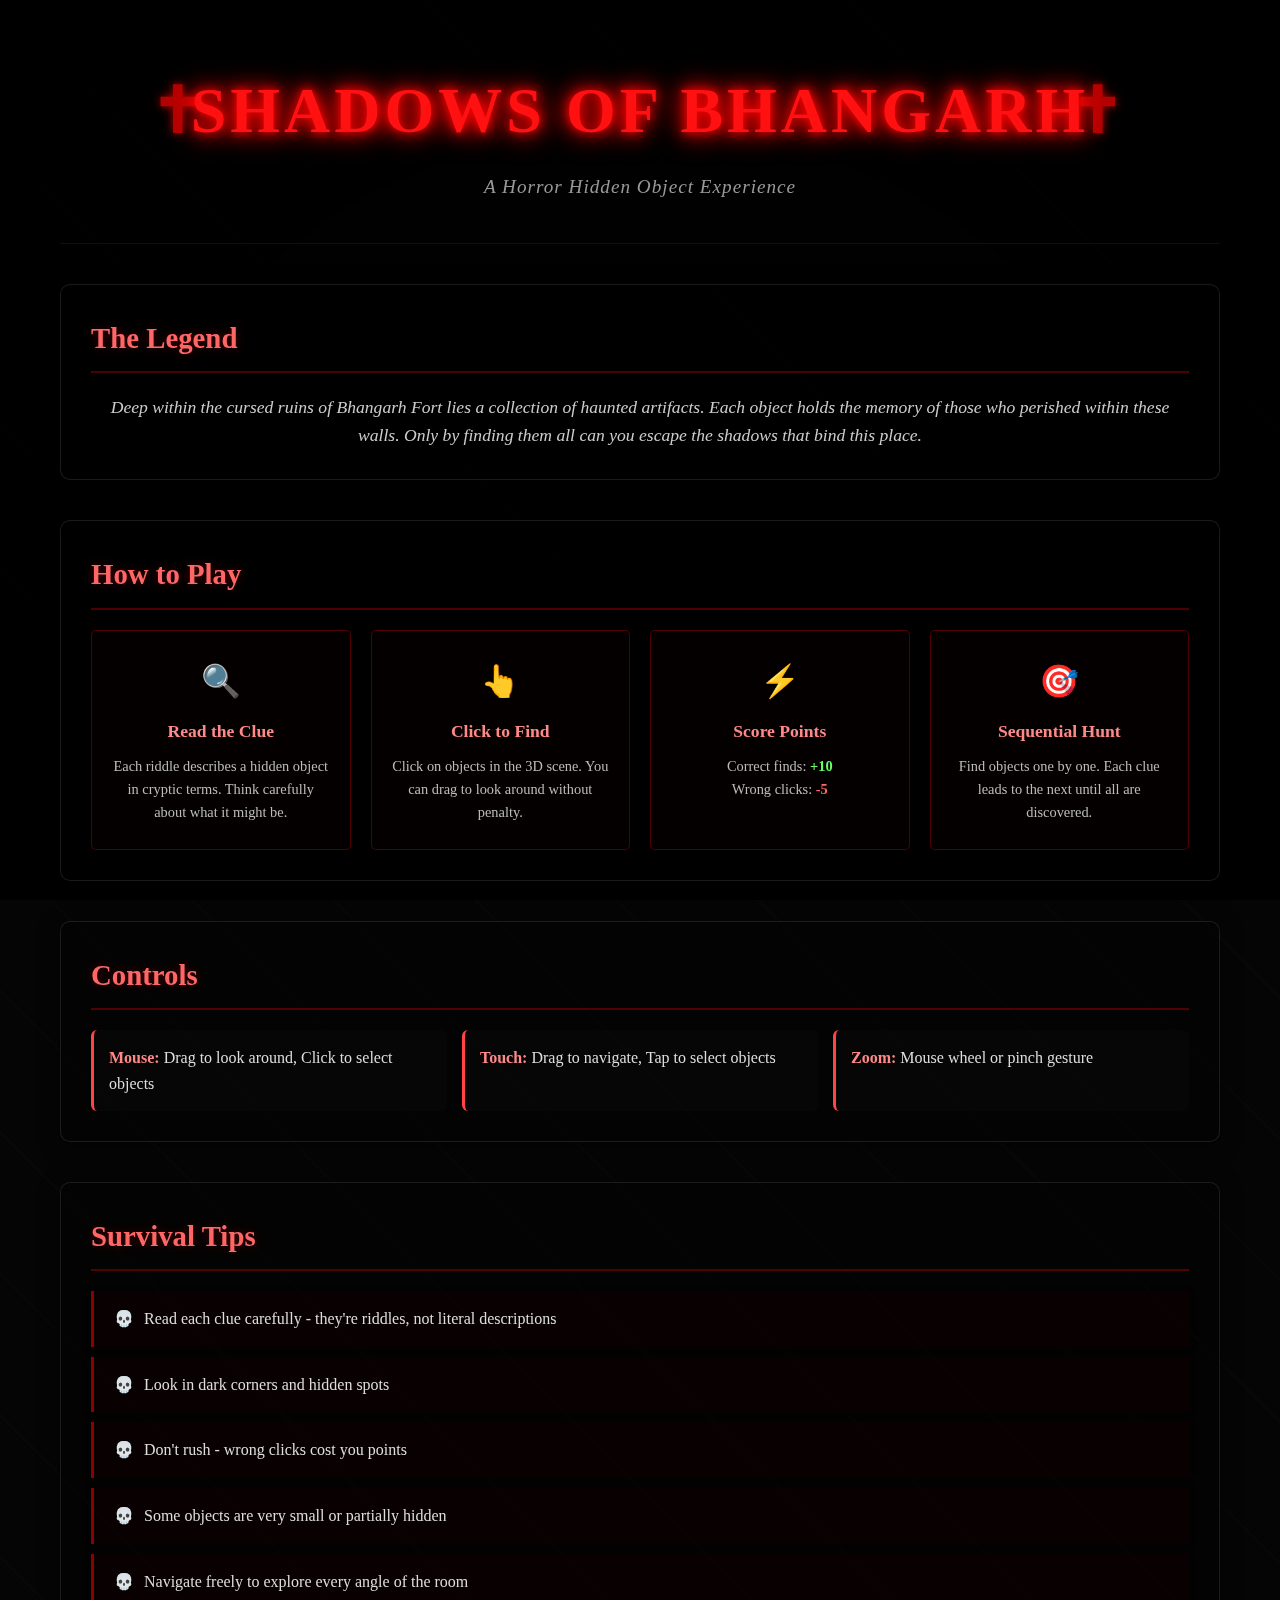
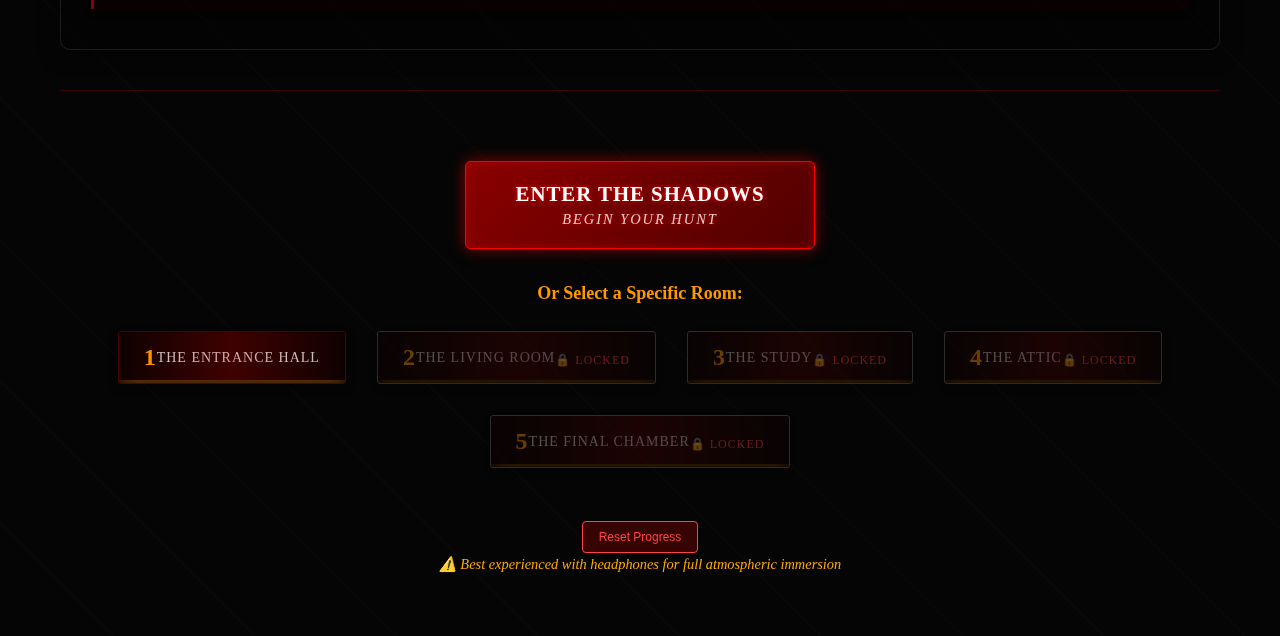
<file: landing.html>
<!DOCTYPE html>
<html lang="en">
<head>
    <meta charset="UTF-8">
    <meta name="viewport" content="width=device-width, initial-scale=1.0">
    <title>Shadows of Bhangarh - Hidden Object Horror Game</title>
    <link rel="stylesheet" href="css/landing.css">
</head>
<body>
    <div class="landing-container">
        <div class="header">
            <h1 class="game-title">Shadows of Bhangarh</h1>
            <p class="subtitle">A Horror Hidden Object Experience</p>
        </div>

        <div class="content">
            <div class="story-section">
                <h2>The Legend</h2>
                <p>Deep within the cursed ruins of Bhangarh Fort lies a collection of haunted artifacts. Each object holds the memory of those who perished within these walls. Only by finding them all can you escape the shadows that bind this place.</p>
            </div>

            <div class="instructions-section">
                <h2>How to Play</h2>
                <div class="instruction-grid">
                    <div class="instruction-item">
                        <div class="instruction-icon">🔍</div>
                        <h3>Read the Clue</h3>
                        <p>Each riddle describes a hidden object in cryptic terms. Think carefully about what it might be.</p>
                    </div>
                    <div class="instruction-item">
                        <div class="instruction-icon">👆</div>
                        <h3>Click to Find</h3>
                        <p>Click on objects in the 3D scene. You can drag to look around without penalty.</p>
                    </div>
                    <div class="instruction-item">
                        <div class="instruction-icon">⚡</div>
                        <h3>Score Points</h3>
                        <p>Correct finds: <span class="points-positive">+10</span><br>Wrong clicks: <span class="points-negative">-5</span></p>
                    </div>
                    <div class="instruction-item">
                        <div class="instruction-icon">🎯</div>
                        <h3>Sequential Hunt</h3>
                        <p>Find objects one by one. Each clue leads to the next until all are discovered.</p>
                    </div>
                </div>
            </div>

            <div class="controls-section">
                <h2>Controls</h2>
                <div class="controls-grid">
                    <div class="control-item">
                        <strong>Mouse:</strong> Drag to look around, Click to select objects
                    </div>
                    <div class="control-item">
                        <strong>Touch:</strong> Drag to navigate, Tap to select objects
                    </div>
                    <div class="control-item">
                        <strong>Zoom:</strong> Mouse wheel or pinch gesture
                    </div>
                </div>
            </div>

            <div class="tips-section">
                <h2>Survival Tips</h2>
                <ul class="tips-list">
                    <li>Read each clue carefully - they're riddles, not literal descriptions</li>
                    <li>Look in dark corners and hidden spots</li>
                    <li>Don't rush - wrong clicks cost you points</li>
                    <li>Some objects are very small or partially hidden</li>
                    <li>Navigate freely to explore every angle of the room</li>
                </ul>
            </div>
        </div>

        <div class="footer">
            <button id="startGameBtn" class="start-button">
                <span class="button-text">Enter the Shadows</span>
                <span class="button-subtitle">Begin Your Hunt</span>
            </button>
            
            <div class="room-selection">
                <h3 style="color: #ff9800; margin: 20px 0 10px 0; font-size: 18px;">Or Select a Specific Room:</h3>
                <div class="room-buttons">
                    <button class="room-btn" data-room="0">
                        <span class="room-number">1</span>
                        <span class="room-name">The Entrance Hall</span>
                    </button>
                    <button class="room-btn" data-room="1">
                        <span class="room-number">2</span>
                        <span class="room-name">The Living Room</span>
                    </button>
                    <button class="room-btn" data-room="2">
                        <span class="room-number">3</span>
                        <span class="room-name">The Study</span>
                    </button>
                    <button class="room-btn" data-room="3">
                        <span class="room-number">4</span>
                        <span class="room-name">The Attic</span>
                    </button>
                    <button class="room-btn" data-room="4">
                        <span class="room-number">5</span>
                        <span class="room-name">The Final Chamber</span>
                    </button>
                </div>
            </div>
            
            <button id="resetProgressBtn" style="margin-top: 15px; padding: 8px 16px; background: rgba(255,0,0,0.2); border: 1px solid #ff4444; color: #ff4444; border-radius: 4px; cursor: pointer; font-size: 12px;">Reset Progress</button>
            <p class="warning">⚠️ Best experienced with headphones for full atmospheric immersion</p>
        </div>
    </div>

    <script>
        document.getElementById('startGameBtn').addEventListener('click', function() {
            // Fade out landing page and redirect to game
            document.body.style.transition = 'opacity 0.5s ease-out';
            document.body.style.opacity = '0';
            setTimeout(function() {
                window.location.href = 'index.html';
            }, 500);
        });

        // Room selection buttons
        // Check localStorage for unlocked rooms
        var roomsUnlocked = parseInt(localStorage.getItem('roomsUnlocked') || '1');
        
        document.querySelectorAll('.room-btn').forEach(function(btn, index) {
            var roomIndex = parseInt(btn.getAttribute('data-room'));
            
            // Disable locked rooms
            if (roomIndex >= roomsUnlocked) {
                btn.disabled = true;
                btn.style.opacity = '0.4';
                btn.style.cursor = 'not-allowed';
                btn.style.borderColor = '#666';
                btn.innerHTML += '<div style="font-size: 12px; color: #ff4444; margin-top: 5px;">🔒 Locked</div>';
            } else {
                btn.addEventListener('click', function() {
                    var roomIndex = this.getAttribute('data-room');
                    document.body.style.transition = 'opacity 0.5s ease-out';
                    document.body.style.opacity = '0';
                    setTimeout(function() {
                        window.location.href = 'index.html?room=' + roomIndex;
                    }, 500);
                });
            }
        });

        // Reset progress button
        document.getElementById('resetProgressBtn').addEventListener('click', function() {
            if (confirm('Are you sure you want to reset all progress? This will lock all rooms except the first one.')) {
                localStorage.setItem('roomsUnlocked', '1');
                alert('Progress reset! Refreshing page...');
                location.reload();
            }
        });

        // Add some atmospheric effects
        document.addEventListener('DOMContentLoaded', function() {
            // Subtle text glow animation
            const title = document.querySelector('.game-title');
            setInterval(function() {
                title.style.textShadow = `0 0 ${Math.random() * 20 + 10}px rgba(255, 0, 0, 0.7)`;
            }, 2000);
        });
    </script>
</body>
</html>
</file>
<file: css/landing.css>
* {
    margin: 0;
    padding: 0;
    box-sizing: border-box;
}

/* Candle flicker animation */
@keyframes candleFlicker {
    0%, 100% { opacity: 0.8; }
    25% { opacity: 0.6; }
    50% { opacity: 0.9; }
    75% { opacity: 0.7; }
}

/* Floating ghost animation */
@keyframes float {
    0%, 100% { transform: translateY(0) rotate(0deg); }
    50% { transform: translateY(-10px) rotate(2deg); }
}

/* Creepy text shake */
@keyframes shake {
    0% { transform: translateX(0); }
    25% { transform: translateX(-2px); }
    75% { transform: translateX(2px); }
    100% { transform: translateX(0); }
}

body {
    background: #050505 url('[data-uri]');
    color: #e5e5e5;
    font-family: 'Times New Roman', serif;
    line-height: 1.6;
    min-height: 100vh;
    overflow-x: hidden;
    overflow-y: auto;
    position: relative;
}

/* Creepy overlay */
body::before {
    content: '';
    position: fixed;
    top: 0;
    left: 0;
    width: 100%;
    height: 100%;
    background: radial-gradient(ellipse at center, rgba(0,0,0,0.7) 0%, rgba(0,0,0,0.9) 100%);
    pointer-events: none;
    z-index: -1;
}

.landing-container {
    max-width: 1200px;
    margin: 0 auto;
    padding: 20px;
    min-height: 100vh;
    display: flex;
    flex-direction: column;
    justify-content: space-between;
}

/* Header */
.header {
    text-align: center;
    padding: 40px 0;
    border-bottom: 1px solid rgba(255, 0, 0, 0.2);
    margin-bottom: 40px;
}

.game-title {
    font-size: 4rem;
    color: #ff1111;
    text-shadow: 0 0 10px #ff0000, 0 0 20px #ff0000, 0 0 30px #ff0000;
    margin-bottom: 10px;
    letter-spacing: 4px;
    font-family: 'Cinzel', serif;
    animation: titleGlow 2s ease-in-out infinite alternate, shake 0.5s ease-in-out infinite;
    position: relative;
    display: inline-block;
    padding: 0 20px;
    text-transform: uppercase;
}

.game-title::before, .game-title::after {
    content: '✝';
    position: absolute;
    top: 50%;
    transform: translateY(-50%);
    color: #ff0000;
    text-shadow: 0 0 10px #ff0000;
    opacity: 0.7;
    animation: candleFlicker 3s infinite;
}

.game-title::before { left: -20px; }
.game-title::after { right: -20px; }

.subtitle {
    font-size: 1.2rem;
    color: #999;
    font-style: italic;
    letter-spacing: 1px;
}

@keyframes titleGlow {
    from { 
        text-shadow: 0 0 10px #ff0000, 0 0 20px #ff0000, 0 0 30px #ff0000;
        filter: brightness(1);
    }
    to { 
        text-shadow: 0 0 15px #ff0000, 0 0 30px #ff0000, 0 0 45px #ff0000;
        filter: brightness(1.2);
    }
}

/* Content */
.content {
    flex-grow: 1;
    display: grid;
    gap: 40px;
    position: relative;
    z-index: 1;
}

/* Floating ghost elements */
.ghost {
    position: absolute;
    width: 50px;
    height: 50px;
    background: rgba(255,255,255,0.1);
    border-radius: 50% 50% 0 0;
    opacity: 0.1;
    animation: float 6s ease-in-out infinite;
    pointer-events: none;
    z-index: -1;
}

.ghost::after {
    content: '';
    position: absolute;
    width: 20px;
    height: 20px;
    background: rgba(255,255,255,0.1);
    border-radius: 50%;
    bottom: -10px;
    left: 15px;
    box-shadow: 15px 0 0 rgba(255,255,255,0.1);
}

.story-section, .instructions-section, .controls-section, .tips-section {
    background: rgba(0, 0, 0, 0.4);
    padding: 30px;
    border-radius: 10px;
    border: 1px solid rgba(255, 255, 255, 0.1);
    box-shadow: 0 4px 20px rgba(0, 0, 0, 0.5);
}

.story-section h2, .instructions-section h2, .controls-section h2, .tips-section h2 {
    color: #ff6666;
    font-size: 1.8rem;
    margin-bottom: 20px;
    text-shadow: 0 0 10px rgba(255, 0, 0, 0.3);
    border-bottom: 2px solid rgba(255, 0, 0, 0.3);
    padding-bottom: 10px;
}

.story-section p {
    font-size: 1.1rem;
    color: #ccc;
    text-align: center;
    font-style: italic;
}

/* Instructions Grid */
.instruction-grid {
    display: grid;
    grid-template-columns: repeat(auto-fit, minmax(250px, 1fr));
    gap: 20px;
    margin-top: 20px;
}

.instruction-item {
    background: rgba(10, 0, 0, 0.5);
    padding: 25px 20px;
    border-radius: 5px;
    border: 1px solid rgba(255, 0, 0, 0.3);
    text-align: center;
    transition: all 0.3s ease;
    position: relative;
    overflow: hidden;
    box-shadow: 0 5px 15px rgba(0, 0, 0, 0.3);
}

.instruction-item::before {
    content: '';
    position: absolute;
    top: 0;
    left: 0;
    width: 100%;
    height: 2px;
    background: linear-gradient(90deg, transparent, #ff0000, transparent);
    transform: translateX(-100%);
    transition: transform 0.6s ease;
}

.instruction-item:hover::before {
    transform: translateX(100%);
}

.instruction-item:hover {
    transform: translateY(-5px);
    box-shadow: 0 8px 25px rgba(255, 0, 0, 0.2);
}

.instruction-icon {
    font-size: 2rem;
    margin-bottom: 10px;
}

.instruction-item h3 {
    color: #ff8888;
    margin-bottom: 10px;
    font-size: 1.1rem;
}

.instruction-item p {
    color: #bbb;
    font-size: 0.9rem;
}

.points-positive {
    color: #66ff66;
    font-weight: bold;
}

.points-negative {
    color: #ff6666;
    font-weight: bold;
}

/* Controls Grid */
.controls-grid {
    display: grid;
    grid-template-columns: repeat(auto-fit, minmax(200px, 1fr));
    gap: 15px;
    margin-top: 20px;
}

.control-item {
    background: rgba(10, 10, 10, 0.5);
    padding: 15px;
    border-radius: 6px;
    border-left: 3px solid #ff4444;
    color: #ddd;
}

.control-item strong {
    color: #ff8888;
}

/* Tips List */
.tips-list {
    list-style: none;
    margin-top: 20px;
}

.tips-list li {
    background: rgba(20, 0, 0, 0.4);
    padding: 15px 20px;
    margin-bottom: 10px;
    border-radius: 0;
    border-left: 3px solid #8b0000;
    color: #ddd;
    position: relative;
    transition: all 0.3s ease;
    box-shadow: 0 3px 10px rgba(0, 0, 0, 0.2);
}

.tips-list li:hover {
    transform: translateX(5px);
    border-left: 3px solid #ff0000;
    background: rgba(30, 0, 0, 0.6);
    box-shadow: 0 5px 15px rgba(255, 0, 0, 0.2);
}

.tips-list li:before {
    content: "💀";
    margin-right: 10px;
}

/* Footer */
.footer {
    text-align: center;
    padding: 40px 0;
    border-top: 1px solid rgba(255, 0, 0, 0.2);
    margin-top: 40px;
}

.start-button {
    background: linear-gradient(135deg, #8b0000 0%, #500000 100%);
    border: 1px solid #ff0000;
    color: #fff;
    padding: 20px 50px;
    font-size: 1.4rem;
    border-radius: 5px;
    cursor: pointer;
    transition: all 0.3s ease;
    box-shadow: 0 0 15px rgba(255, 0, 0, 0.5), inset 0 0 10px rgba(255, 0, 0, 0.3);
    margin: 30px auto;
    display: flex;
    flex-direction: column;
    align-items: center;
    font-family: 'Cinzel', serif;
    text-transform: uppercase;
    letter-spacing: 2px;
    position: relative;
    overflow: hidden;
    text-shadow: 0 0 5px #ff0000;
    animation: candleFlicker 3s infinite;
}

.start-button::before {
    content: '';
    position: absolute;
    top: -50%;
    left: -50%;
    width: 200%;
    height: 200%;
    background: linear-gradient(
        to bottom right,
        rgba(255, 255, 255, 0) 0%,
        rgba(255, 255, 255, 0.1) 50%,
        rgba(255, 255, 255, 0) 100%
    );
    transform: rotate(45deg);
    transition: all 0.5s ease;
    opacity: 0;
}

.start-button:hover {
    transform: translateY(-3px);
    box-shadow: 0 5px 25px rgba(255, 0, 0, 0.7), inset 0 0 15px rgba(255, 0, 0, 0.5);
    text-shadow: 0 0 10px #ff0000;
}

.start-button:hover::before {
    animation: shine 1.5s;
    opacity: 1;
}

@keyframes shine {
    0% { transform: translateX(-100%) rotate(45deg); }
    100% { transform: translateX(100%) rotate(45deg); }
}

.start-button:hover {
    background: linear-gradient(135deg, #ff0000 0%, #cc0000 100%);
    box-shadow: 0 6px 30px rgba(255, 0, 0, 0.5);
    transform: translateY(-2px);
}

.start-button:active {
    transform: translateY(0);
}

.button-text {
    font-size: 1.3rem;
    font-weight: bold;
    letter-spacing: 1px;
}

.button-subtitle {
    font-size: 0.9rem;
    opacity: 0.8;
    font-style: italic;
    margin-top: 5px;
}

.warning {
    color: #ffaa00;
    font-size: 0.9rem;
    font-style: italic;
}

/* Responsive Design */
@media (max-width: 768px) {
    .game-title {
        font-size: 2.5rem;
    }
    
    .instruction-grid {
        grid-template-columns: 1fr;
    }
    
    .controls-grid {
        grid-template-columns: 1fr;
    }
    
    .landing-container {
        padding: 15px;
    }
    
    .story-section, .instructions-section, .controls-section, .tips-section {
        padding: 20px;
    }
}

/* Room Selection */
.room-selection {
    margin: 30px 0;
    text-align: center;
}

.room-buttons {
    display: flex;
    flex-wrap: wrap;
    gap: 15px;
    justify-content: center;
    margin-top: 15px;
}

.room-btn {
    background: rgba(20, 0, 0, 0.7);
    border: 1px solid #500000;
    color: #ff9999;
    padding: 12px 25px;
    margin: 8px;
    border-radius: 3px;
    cursor: pointer;
    transition: all 0.3s ease;
    display: flex;
    align-items: center;
    justify-content: center;
    font-family: 'Cinzel', serif;
    position: relative;
    overflow: hidden;
    text-transform: uppercase;
    letter-spacing: 1px;
    box-shadow: 0 3px 10px rgba(0, 0, 0, 0.3);
}

.room-btn::before {
    content: '';
    position: absolute;
    top: 0;
    left: 0;
    width: 100%;
    height: 100%;
    background: linear-gradient(90deg, transparent, rgba(255, 0, 0, 0.2), transparent);
    transform: translateX(-100%);
    transition: 0.5s;
    transform: translateY(-3px);
    box-shadow: 0 6px 20px rgba(255, 152, 0, 0.4);
}

.room-number {
    font-size: 24px;
    font-weight: bold;
    color: #ff9800;
}

.room-name {
    font-size: 14px;
    color: #ccc;
}

@media (max-width: 480px) {
    .game-title {
        font-size: 2rem;
    }
    
    .start-button {
        padding: 15px 30px;
        font-size: 1rem;
    }
    
    .room-btn {
        min-width: 140px;
        padding: 12px 15px;
    }
    
    .room-number {
        font-size: 20px;
    }
    
    .room-name {
        font-size: 12px;
    }
}
</file>
